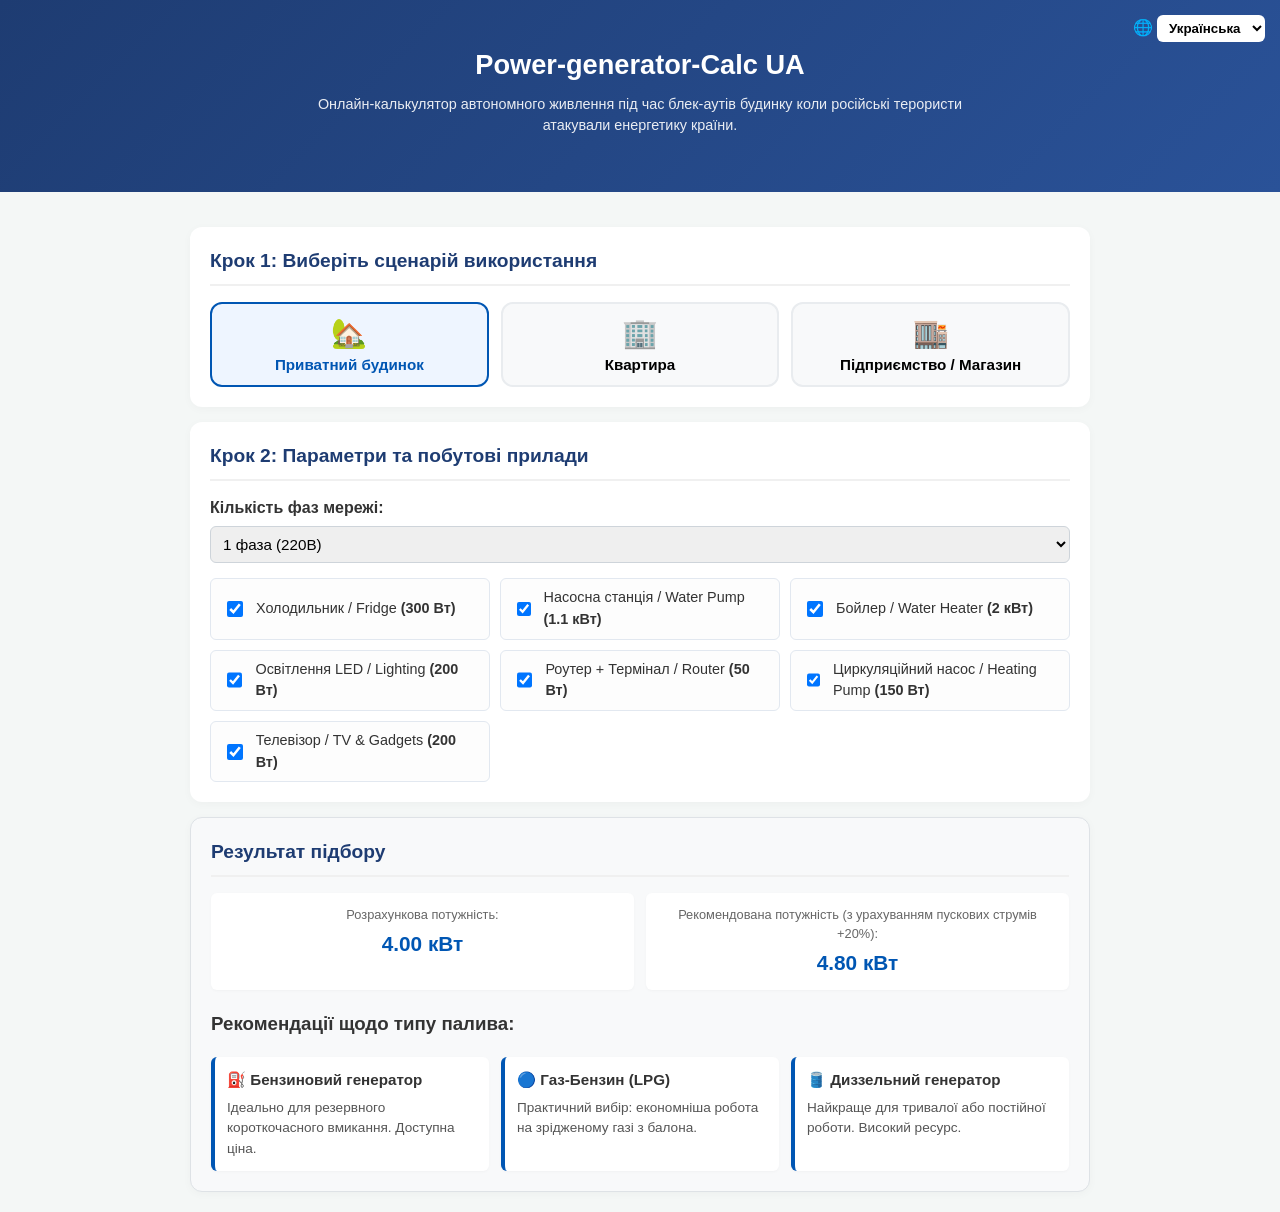
<file: gemini-code-1789114743096.html>
<!DOCTYPE html>
<html lang="uk">
<head>
    <meta charset="UTF-8">
    <meta name="viewport" content="width=device-width, initial-scale=1.0">
    <title>Power-generator-Calc UA</title>
    <link rel="stylesheet" href="style.css">
</head>
<body>
    <header>
        <div class="container header-content">
            <h1 data-i18n="title">Power-generator-Calc UA</h1>
            <p data-i18n="subtitle">Онлайн-калькулятор автономного живлення під час блек-аутів будинку коли російські терористи атакували енергетику країни.</p>
            
            <div class="lang-selector">
                <label for="languageSelect">🌐 </label>
                <select id="languageSelect">
                    <option value="uk">Українська</option>
                    <option value="en">English</option>
                    <option value="pl">Polski</option>
                    <option value="de">Deutsch</option>
                    <option value="fr">Français</option>
                    <option value="es">Español</option>
                    <option value="it">Italiano</option>
                    <option value="cs">Čeština</option>
                    <option value="sk">Slovenčina</option>
                    <option value="ro">Română</option>
                </select>
            </div>
        </div>
    </header>

    <main class="container">
        <!-- Вибір сценарію -->
        <section class="card">
            <h2 data-i18n="step1">Крок 1: Виберіть сценарій використання</h2>
            <div class="scenario-grid">
                <button class="scenario-btn active" data-scenario="house" onclick="setScenario('house')">
                    <span class="icon">🏡</span>
                    <span data-i18n="sc_house">Приватний будинок</span>
                </button>
                <button class="scenario-btn" data-scenario="apartment" onclick="setScenario('apartment')">
                    <span class="icon">🏢</span>
                    <span data-i18n="sc_apartment">Квартира</span>
                </button>
                <button class="scenario-btn" data-scenario="business" onclick="setScenario('business')">
                    <span class="icon">🏬</span>
                    <span data-i18n="sc_business">Підприємство / Магазин</span>
                </button>
            </div>
        </section>

        <!-- Вибір фаз та приладів -->
        <section class="card">
            <h2 data-i18n="step2">Крок 2: Параметри та побутові прилади</h2>
            
            <div class="form-group">
                <label data-i18n="phases_label">Кількість фаз мережі:</label>
                <select id="phasesSelect">
                    <option value="1">1 фаза (220В)</option>
                    <option value="3">3 фази (380В)</option>
                </select>
            </div>

            <div class="appliances-list" id="appliancesList">
                <!-- Динамічно заповнюється через JS залежно від сценарію -->
            </div>
        </section>

        <!-- Результати та рекомендації -->
        <section class="card results-card" id="resultsSection">
            <h2 data-i18n="step3">Результат підбору</h2>
            
            <div class="result-metrics">
                <div class="metric-box">
                    <span data-i18n="total_power">Розрахункова потужність:</span>
                    <strong id="totalPowerVal">0 кВт</strong>
                </div>
                <div class="metric-box">
                    <span data-i18n="rec_power">Рекомендована потужність (з урахуванням пускових струмів +20%):</span>
                    <strong id="recPowerVal">0 кВт</strong>
                </div>
            </div>

            <h3 data-i18n="fuel_title">Рекомендації щодо типу палива:</h3>
            <div class="fuel-recommendations" id="fuelRecommendations">
                <!-- Картки палива з графічними зображеннями -->
            </div>
        </section>
    </main>

    <script src="script.js"></script>
</body>
</html>
</file>
<file: style.css>
:root {
    --primary-color: #0056b3;
    --bg-color: #f4f7f6;
    --card-bg: #ffffff;
    --text-color: #333333;
    --border-radius: 12px;
}

body {
    font-family: -apple-system, BlinkMacSystemFont, 'Segoe UI', Roboto, Helvetica, Arial, sans-serif;
    background-color: var(--bg-color);
    color: var(--text-color);
    margin: 0;
    padding: 0;
    line-height: 1.5;
}

.container {
    max-width: 900px;
    margin: 0 auto;
    padding: 20px;
}

header {
    background: linear-gradient(135deg, #1e3c72, #2a5298);
    color: white;
    padding: 25px 0;
    text-align: center;
    position: relative;
}

.header-content h1 {
    margin: 0 0 8px 0;
    font-size: 1.7rem;
}

.header-content p {
    font-size: 0.9rem;
    opacity: 0.9;
    max-width: 700px;
    margin: 0 auto 10px auto;
    padding: 0 15px;
}

.lang-selector {
    position: absolute;
    top: 15px;
    right: 15px;
}

.lang-selector select {
    padding: 5px 8px;
    border-radius: 6px;
    border: none;
    background: white;
    font-weight: bold;
    cursor: pointer;
}

.card {
    background: var(--card-bg);
    border-radius: var(--border-radius);
    padding: 20px;
    margin-top: 15px;
    box-shadow: 0 2px 10px rgba(0,0,0,0.03);
}

.card h2 {
    margin-top: 0;
    font-size: 1.2rem;
    color: #1e3c72;
    border-bottom: 2px solid #f0f0f0;
    padding-bottom: 8px;
}

.scenario-grid {
    display: grid;
    grid-template-columns: repeat(auto-fit, minmax(200px, 1fr));
    gap: 12px;
    margin-top: 12px;
}

.scenario-btn {
    background: #f8f9fa;
    border: 2px solid #e9ecef;
    border-radius: var(--border-radius);
    padding: 12px;
    font-size: 0.95rem;
    cursor: pointer;
    display: flex;
    flex-direction: column;
    align-items: center;
    gap: 6px;
    font-weight: 600;
}

.scenario-btn .icon {
    font-size: 1.8rem;
}

.scenario-btn:hover, .scenario-btn.active {
    border-color: var(--primary-color);
    background: #eef5ff;
    color: var(--primary-color);
}

.form-group {
    margin-bottom: 15px;
}

.form-group label {
    display: block;
    margin-bottom: 6px;
    font-weight: 600;
}

.form-group select {
    width: 100%;
    padding: 8px;
    border-radius: 6px;
    border: 1px solid #ced4da;
    font-size: 0.95rem;
}

/* Блок додавання власних приладів */
.add-appliance-box {
    background: #f8f9fa;
    padding: 15px;
    border-radius: 8px;
    border: 1px dashed #cbd5e1;
    margin-bottom: 15px;
}

.add-appliance-box h3 {
    margin: 0 0 10px 0;
    font-size: 0.95rem;
    color: #334155;
}

.add-row {
    display: grid;
    grid-template-columns: 2fr 1fr 100px auto;
    gap: 8px;
}

@media(max-width: 650px) {
    .add-row {
        grid-template-columns: 1fr;
    }
}

.add-row input, .add-row select {
    padding: 8px;
    border-radius: 6px;
    border: 1px solid #ced4da;
    font-size: 0.9rem;
}

.btn-add {
    background: var(--primary-color);
    color: white;
    border: none;
    padding: 8px 16px;
    border-radius: 6px;
    font-weight: bold;
    cursor: pointer;
    transition: background 0.2s;
}

.btn-add:hover {
    background: #004085;
}

.appliances-list {
    display: grid;
    grid-template-columns: repeat(auto-fit, minmax(250px, 1fr));
    gap: 10px;
}

.appliance-item {
    display: flex;
    align-items: center;
    justify-content: space-between;
    background: #fdfdfd;
    border: 1px solid #e2e8f0;
    padding: 8px 12px;
    border-radius: 6px;
}

.appliance-item label {
    display: flex;
    align-items: center;
    gap: 10px;
    cursor: pointer;
    font-size: 0.9rem;
    margin: 0;
    flex-grow: 1;
}

.appliance-item input[type="checkbox"] {
    width: 16px;
    height: 16px;
    cursor: pointer;
}

.btn-delete {
    background: none;
    border: none;
    color: #e53e3e;
    cursor: pointer;
    font-size: 1.1rem;
    padding: 2px 6px;
    border-radius: 4px;
}

.btn-delete:hover {
    background: #fff5f5;
}

.results-card {
    background: #f8f9fa;
    border: 1px solid #dee2e6;
}

.result-metrics {
    display: grid;
    grid-template-columns: 1fr 1fr;
    gap: 12px;
    margin-bottom: 20px;
}

@media(max-width: 600px) {
    .result-metrics {
        grid-template-columns: 1fr;
    }
    .lang-selector {
        position: static;
        margin-top: 10px;
    }
}

.metric-box {
    background: white;
    padding: 12px;
    border-radius: 6px;
    box-shadow: 0 1px 3px rgba(0,0,0,0.03);
    text-align: center;
}

.metric-box span {
    display: block;
    font-size: 0.8rem;
    color: #666;
    margin-bottom: 4px;
}

.metric-box strong {
    font-size: 1.3rem;
    color: var(--primary-color);
}

.fuel-recommendations {
    display: grid;
    grid-template-columns: repeat(auto-fit, minmax(240px, 1fr));
    gap: 12px;
    margin-top: 12px;
}

.fuel-card {
    background: white;
    border-radius: 6px;
    padding: 12px;
    box-shadow: 0 1px 3px rgba(0,0,0,0.03);
    border-left: 4px solid var(--primary-color);
}

.fuel-card h4 {
    margin: 0 0 6px 0;
    font-size: 0.95rem;
}

.fuel-card p {
    margin: 0;
    font-size: 0.85rem;
    color: #555;
}

/* Стилі для підвалу (Footer) */
.site-footer {
    background-color: #ffffff;
    border-top: 1px solid #e2e8f0;
    margin-top: 40px;
    padding: 30px 0;
    text-align: center;
    color: #475569;
    box-shadow: 0 -4px 15px rgba(0,0,0,0.02);
}

.footer-content {
    display: flex;
    flex-direction: column;
    align-items: center;
    gap: 20px;
}

.feedback-link {
    display: inline-flex;
    align-items: center;
    justify-content: center;
    background-color: #1877F2;
    color: #ffffff;
    padding: 12px 24px;
    border-radius: 8px;
    text-decoration: none;
    font-weight: 600;
    font-size: 0.95rem;
    transition: background-color 0.3s, transform 0.2s;
    box-shadow: 0 4px 6px rgba(24, 119, 242, 0.2);
}

.feedback-link:hover {
    background-color: #166fe5;
    transform: translateY(-2px);
    color: #ffffff;
}

.visitor-counter {
    display: flex;
    align-items: center;
    gap: 10px;
    font-size: 0.9rem;
    font-weight: 600;
    background: #f8f9fa;
    padding: 8px 16px;
    border-radius: 20px;
    border: 1px solid #e2e8f0;
}

.visitor-counter img {
    border-radius: 4px;
}

.author-info {
    font-size: 0.9rem;
    color: #64748b;
    margin-top: 5px;
}

.author-info strong {
    color: var(--primary-color);
    font-weight: 700;
    letter-spacing: 0.5px;
}
</file>
